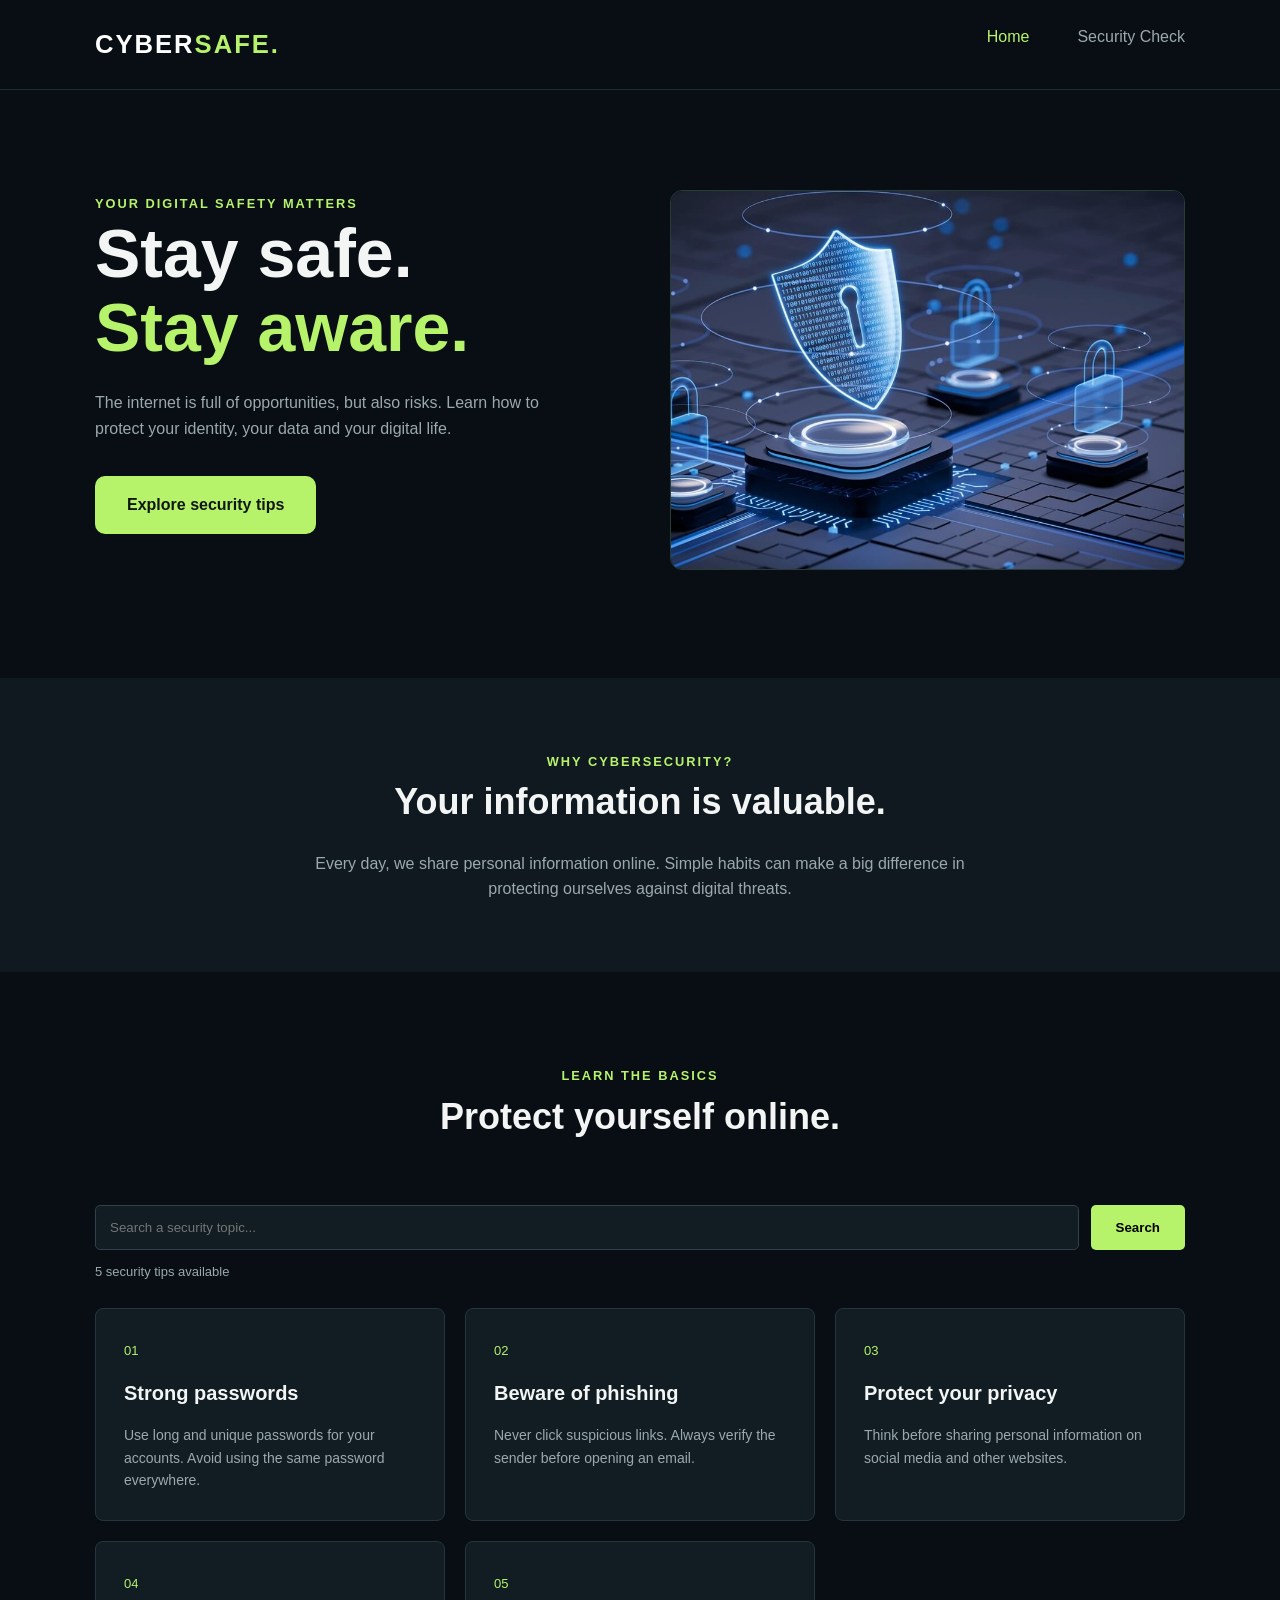
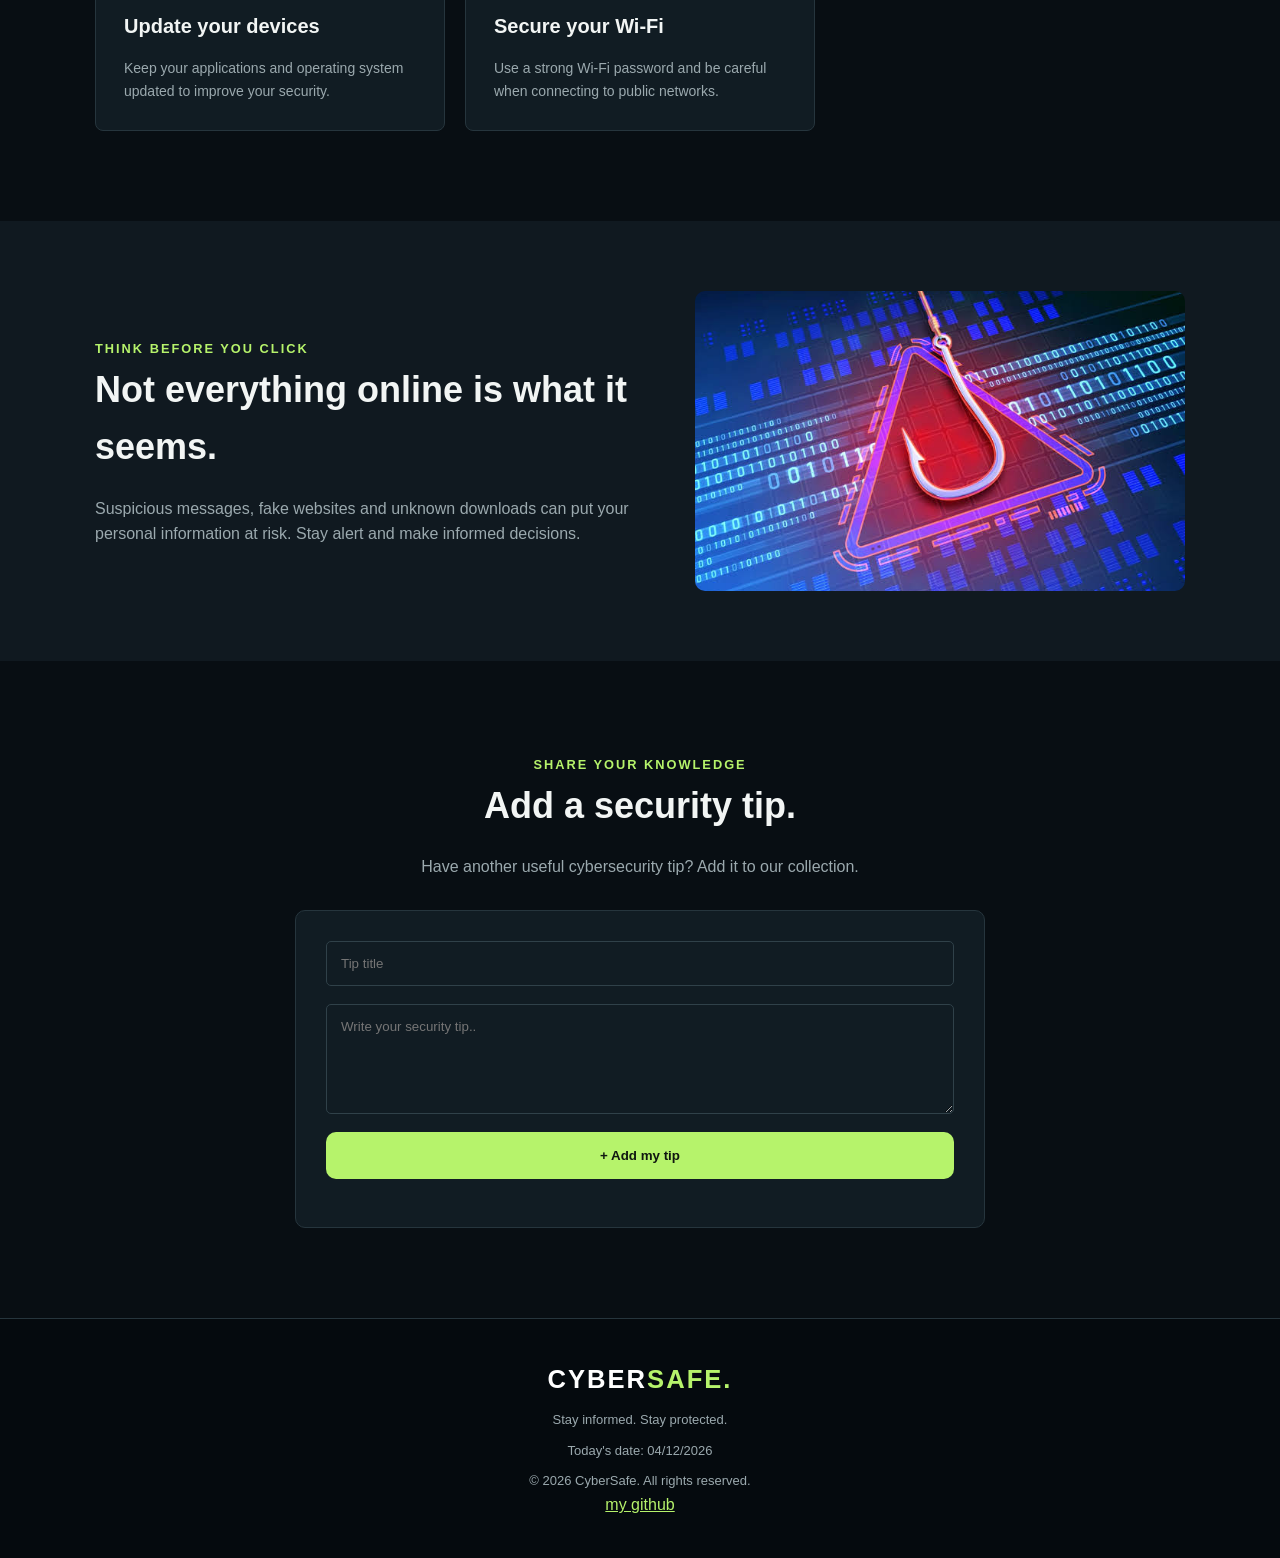
<file: index.html>
<!doctype html>
<html lang="en">
  <head>
    <meta charset="UTF-8" />
    <meta name="viewport" content="width=device-width, initial-scale=1.0" />
    <title>CyberSafe</title>
    <link rel="stylesheet" href="style.css" />
  </head>
  <body>
    <!-- navbar -->
    <header>
      <nav class="navbar">
        <a href="index.html" class="logo">CYBER<span>SAFE.</span></a>
        <div class="nav-links">
          <a href="index.html" class="active">Home</a>
          <a href="formulaire.html"> Security Check</a>
        </div>
      </nav>
    </header>

    <main>
        <!-- hero section -->
    <section class="hero">
      <div class="hero-content">
        <span class="tag">YOUR DIGITAL SAFETY MATTERS</span>
        <h1>
          Stay safe. <br />
          <span>Stay aware.</span>
        </h1>
        <p class="hero-description">
          The internet is full of opportunities, but also risks. Learn how to
          protect your identity, your data and your digital life.
        </p>
        <a href="#tips" class="hero-btn btn">Explore security tips</a>
      </div>
      <div class="hero-image">
        <img src="images/security.jpg" alt="Digital cybersecurity protection" />
      </div>
    </section>

    <!-- introduction section -->
    <section class="introduction">
      <span class="tag">WHY CYBERSECURITY?</span>
      <h2>Your information is <span>valuable.</span></h2>
      <p>
        Every day, we share personal information online. Simple habits can make
        a big difference in protecting ourselves against digital threats.
      </p>
    </section>

    <!-- secrity tips section -->
    <section class="tips-section" id="tips">
      <div class="section-heading">
        <div>
          <span class="tag">LEARN THE BASICS</span>
          <h2>Protect yourself <span>online.</span></h2>
        </div>
      </div>
      <!-- search bar -->
      <div class="search-area">
        <form action="#">
          <input
            type="text"
            id="searchInput"
            placeholder="Search a security topic..."
          />
          <button id="searchButton">Search</button>
        </form>
      </div>
      <p id="searchCount">5 security tips available</p>
      <!-- tips -->
      <div class="tips-grid" id="tipsContainer">
        <article class="tip-card">
          <span class="tip-number">01</span>
          <h3>Strong passwords</h3>
          <p>
            Use long and unique passwords for your accounts. Avoid using the
            same password everywhere.
          </p>
        </article>
        <article class="tip-card">
          <span class="tip-number">02</span>
          <h3>Beware of phishing</h3>
          <p>
            Never click suspicious links. Always verify the sender before
            opening an email.
          </p>
        </article>
        <article class="tip-card">
          <span class="tip-number">03</span>
          <h3>Protect your privacy</h3>
          <p>
            Think before sharing personal information on social media and other
            websites.
          </p>
        </article>
        <article class="tip-card">
          <span class="tip-number">04</span>
          <h3>Update your devices</h3>
          <p>
            Keep your applications and operating system updated to improve your
            security.
          </p>
        </article>
        <article class="tip-card">
          <span class="tip-number">05</span>
          <h3>Secure your Wi-Fi</h3>
          <p>
            Use a strong Wi-Fi password and be careful when connecting to public
            networks.
          </p>
        </article>
      </div>
    </section>

    <!-- image section for cyber sec -->
    <section class="image-section">
      <div class="image-content">
        <span class="tag">THINK BEFORE YOU CLICK</span>
        <h2>Not everything online is <span>what it seems.</span></h2>
        <p>
          Suspicious messages, fake websites and unknown downloads can put your
          personal information at risk. Stay alert and make informed decisions.
        </p>
      </div>
      <img src="images/phishing.jpg" alt="Cybersecurity phishing awareness" />
    </section>

    <!-- add tips section -->
    <!-- delete section really unless for the form purpose it doesn't really stay unless if i add a bit of back check before  -->
    <section class="add-section">
      <span class="tag">SHARE YOUR KNOWLEDGE</span>
      <h2>Add a security <span>tip.</span></h2>
      <p>Have another useful cybersecurity tip? Add it to our collection.</p>
      <div class="add-form">
        <form action="#">
          <input type="text" id="newTitle" placeholder="Tip title" />
          <textarea
            id="newContent"
            placeholder="Write your security tip.."
          ></textarea>
          <button id="addButton" class="btn">+ Add my tip</button>
          <p id="addMessage"></p>
        </form>
      </div>
    </section>
    </main>
    <footer>
    <a href="index.html" class="logo">CYBER<span>SAFE.</span></a>
    <p>Stay informed. Stay protected.</p>
    <!-- just to flex -->
    <p id="currentDate"></p> 
    <div class="footer-bottom">
      <p>&copy; 2026 CyberSafe. All rights reserved.</p>
      <a class="github" href="https://github.com/lena-bel" target="_blank"
        >my github</a
      >
    </div>
  </footer>
  <script src="script.js"></script>
  </body>
  
</html>
</file>
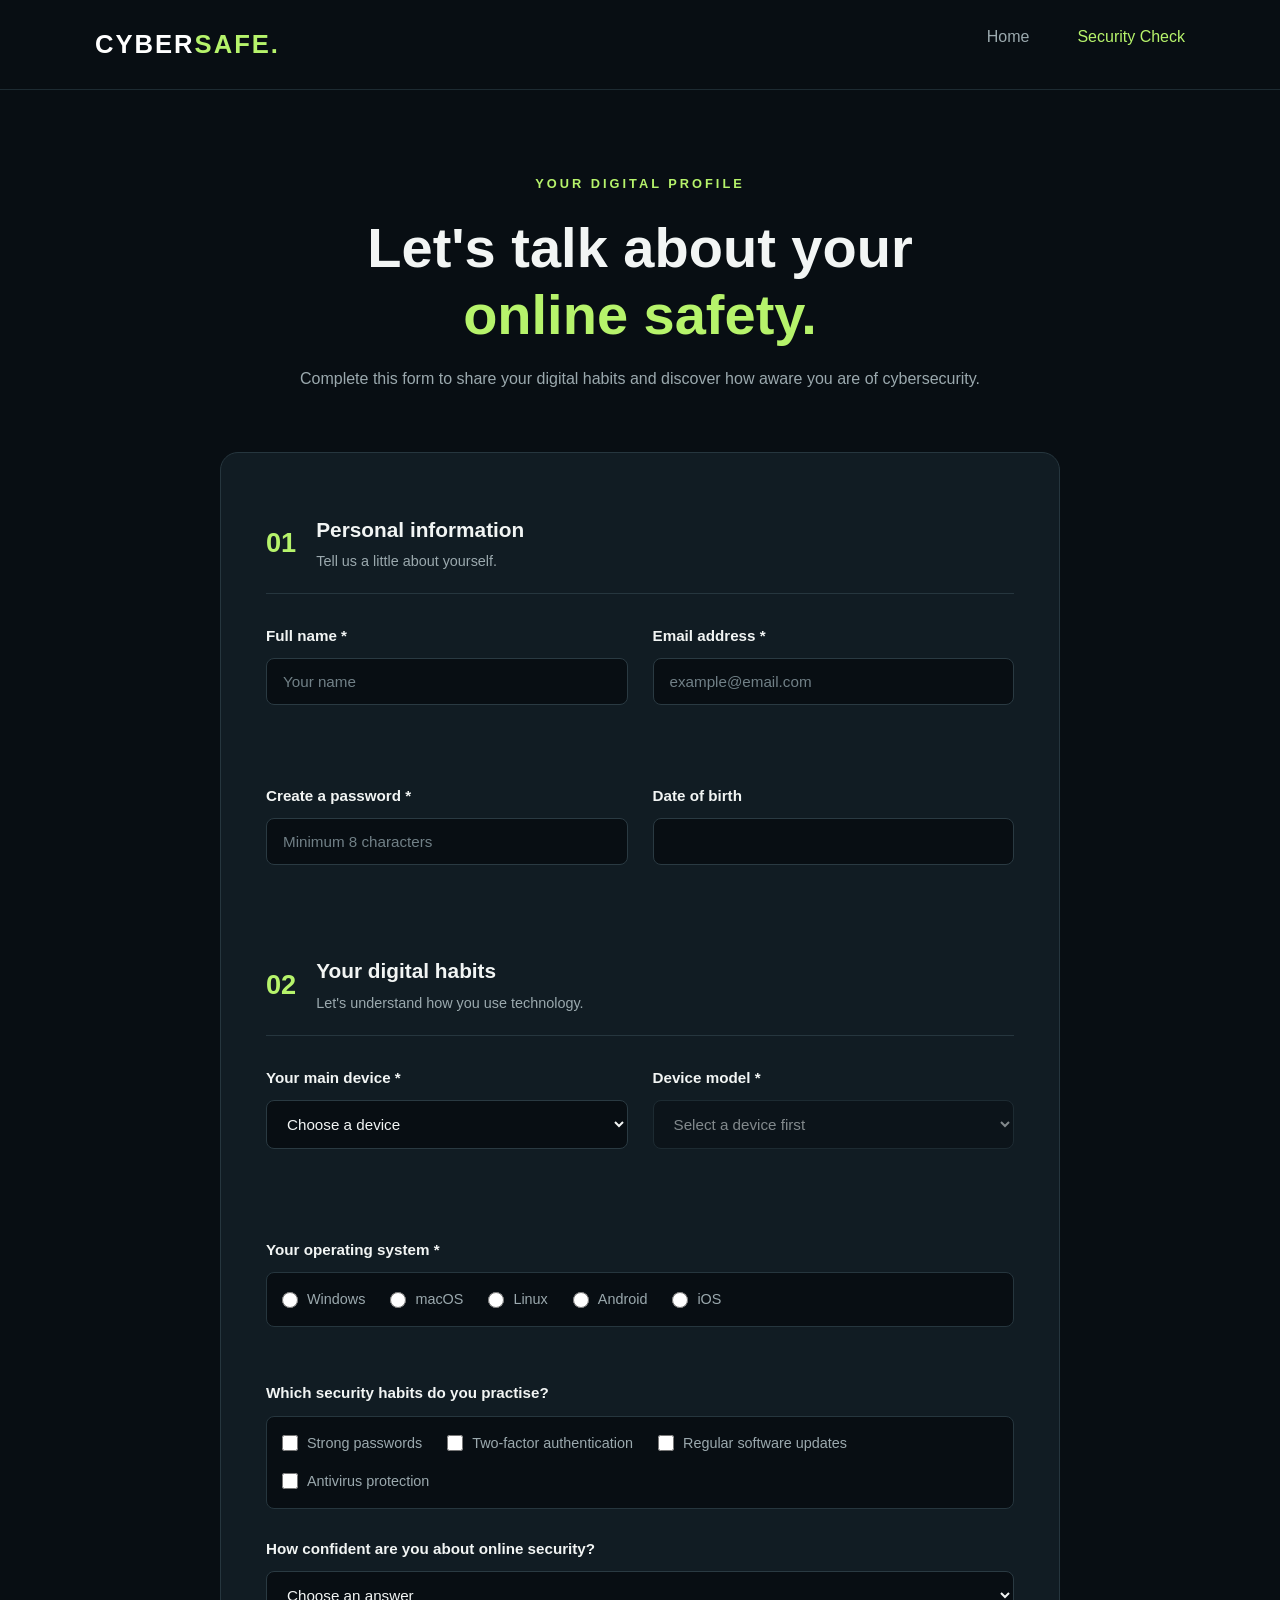
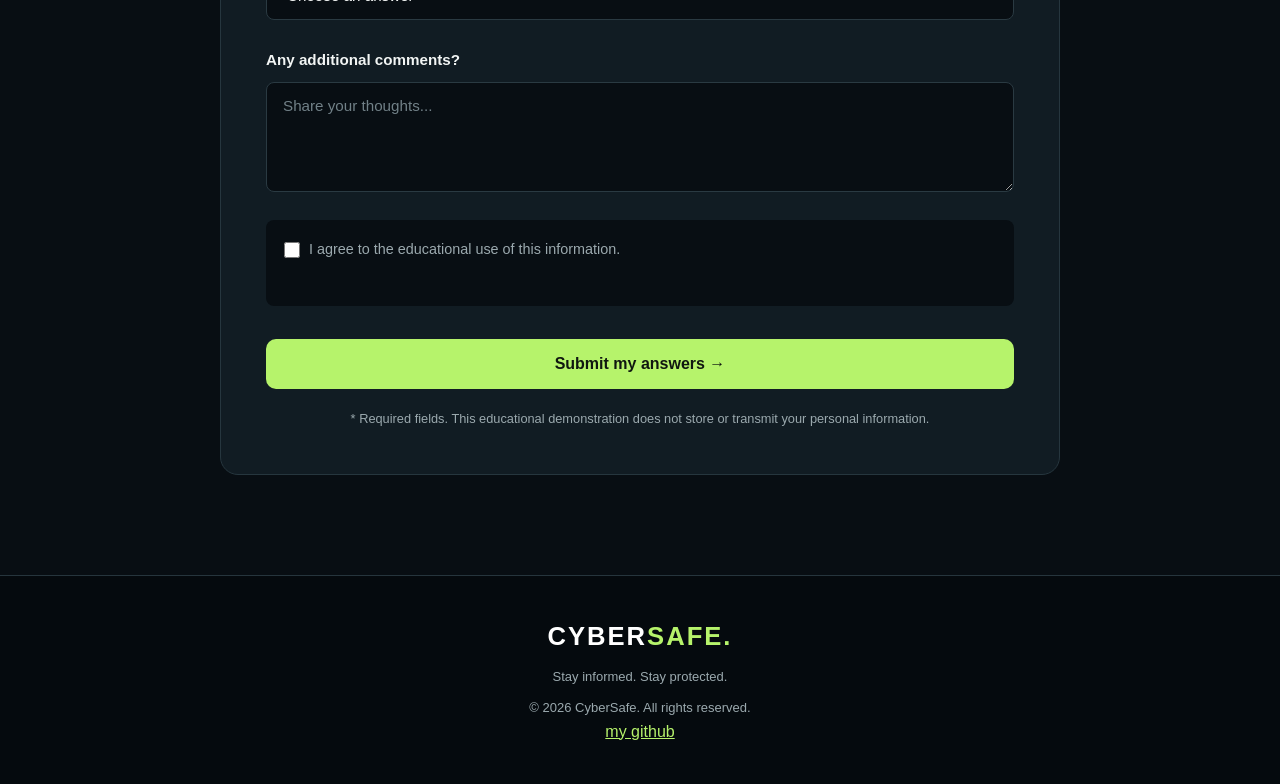
<file: formulaire.html>
<!DOCTYPE html>
<html lang="en">
<head>
    <meta charset="UTF-8">
    <meta name="viewport" content="width=device-width, initial-scale=1.0">
    <title>CyberSafe</title>
    <link rel="stylesheet" href="style.css" />
</head>
<body>
     <!-- navbar -->
    <header>
      <nav class="navbar">
        <a href="index.html" class="logo">CYBER<span>SAFE.</span></a>
        <div class="nav-links">
          <a href="index.html" >Home</a>
          <a href="formulaire.html" class="active"> Security Check</a>
        </div>
      </nav>
    </header>
    <main class="form-page container">
        <div class="section-heading">
            <span class="digital-profile">YOUR DIGITAL PROFILE</span>
            <h1>Let's talk about your <span class="gradient-text">online safety.</span></h1>
            <p>Complete this form to share your digital habits and discover how aware you are of cybersecurity.</p>
        </div>
        <form action="#" id="cyberForm" class="cyber-form">
            <div class="form-section-title">
                <span>01</span>
                <div>
                    <h2>Personal information</h2>
                    <p>Tell us a little about yourself.</p>
                </div>
            </div>
             <div class="form-grid">

                <div class="form-group">
                    <label for="name">Full name *</label>
                    <input type="text" id="name" name="name" placeholder="Your name">
                    <small class="error-message"></small>
                </div>

                <div class="form-group">
                    <label for="email">Email address *</label>
                    <input type="text" id="email" name="email" placeholder="example@email.com">
                    <small class="error-message"></small>
                </div>
                <div class="form-group">
                    <label for="password">Create a password *</label>
                    <input type="password" id="password" name="password" placeholder="Minimum 8 characters">
                    <small class="error-message"></small>
                </div>

                <div class="form-group">
                    <label for="birthdate">Date of birth</label>
                    <input type="text" id="birthdate" name="birthdate">
                    <small class="error-message"></small>
                </div>

            </div>
            <div class="form-section-title">
                <span>02</span>
                <div>
                    <h2>Your digital habits</h2>
                    <p>Let's understand how you use technology.</p>
                </div>
            </div>
            <div class="form-grid">

                <div class="form-group">
                    <label for="device">Your main device *</label>
                    <select id="device" name="device">
                        <option value="">Choose a device</option>
                        <option value="computer">Computer</option>
                        <option value="smartphone">Smartphone</option>
                        <option value="tablet">Tablet</option>
                    </select>
                    <small class="error-message"></small>
                </div>

                <div class="form-group">
                    <label for="deviceType">Device model *</label>
                    <select id="deviceType" name="deviceType" disabled>
                        <option value="">Select a device first</option>
                    </select>
                    <small class="error-message"></small>
                </div>

            </div>
             <div class="form-group">
                <label>Your operating system *</label>

                <div class="radio-group">
                    <label><input type="radio" name="os" value="Windows"> Windows</label>
                    <label><input type="radio" name="os" value="macOS"> macOS</label>
                    <label><input type="radio" name="os" value="Linux"> Linux</label>
                    <label><input type="radio" name="os" value="Android"> Android</label>
                    <label><input type="radio" name="os" value="iOS"> iOS</label>
                </div>

                <small class="error-message" id="osError"></small>
            </div>
            <div class="form-group">
                <label>Which security habits do you practise?</label>

                <div class="checkbox-group">
                    <label><input type="checkbox" name="habits" value="Strong passwords"> Strong passwords</label>
                    <label><input type="checkbox" name="habits" value="Two-factor authentication"> Two-factor authentication</label>
                    <label><input type="checkbox" name="habits" value="Software updates"> Regular software updates</label>
                    <label><input type="checkbox" name="habits" value="Antivirus"> Antivirus protection</label>
                </div>
            </div>
             <div class="form-group">
                <label for="experience">How confident are you about online security?</label>

                <select id="experience" name="experience">
                    <option value="">Choose an answer</option>
                    <option value="Beginner">Beginner</option>
                    <option value="Intermediate">Intermediate</option>
                    <option value="Advanced">Advanced</option>
                </select>
            </div>
            <div class="form-group">
                <label for="message">Any additional comments?</label>
                <textarea id="message" name="message" rows="4" placeholder="Share your thoughts..."></textarea>
            </div>
            <div class="form-group consent-group">
                <label>
                    <input type="checkbox" id="consent">
                    I agree to the educational use of this information.
                </label>

                <small class="error-message" id="consentError"></small>
            </div>
            <button type="submit" class="btn btn-primary submit-button">
                Submit my answers →
            </button>

            <p id="formMessage" class="form-message" role="status"></p>

            <p class="form-note">
                * Required fields. This educational demonstration does not store or transmit your personal information.
            </p>
        </form>
    </main>
    <footer>
    <a href="index.html" class="logo">CYBER<span>SAFE.</span></a>
    <p>Stay informed. Stay protected.</p>
    <!-- just to flex -->
    <p id="currentDate"></p> 
    <div class="footer-bottom">
      <p>&copy; 2026 CyberSafe. All rights reserved.</p>
      <a class="github" href="https://github.com/lena-bel" target="_blank"
        >my github</a
      >
    </div>
  </footer>
   <script src="form-script.js"></script>
</body>
</html>
</file>
<file: style.css>
*{
    margin: 0;
    padding: 0;
    box-sizing: border-box;
}

:root{
    --green: #b6f36b;
    --dark: #080e13;
    --card: #111c23;
    --muted: #9ba9ae;
}
body{
    scroll-behavior: smooth;
    background-color: var(--dark);
    color: #f2f5f4;
    font-family: Arial, sans-serif;
    line-height: 1.6;
}

/* nav bar */
header{
    border-bottom: 1px solid #1d2b32;
}

.navbar{
    max-width: 1150px;
    margin: auto;
    padding: 24px 30px;
    display: flex;
    justify-content: space-between;
}
.logo{
    color: white;
    font-size: 1.6rem;
    font-weight: bold;
    text-decoration: none;
    letter-spacing: 2px;
}
.logo span{
    color: var(--green);
}

.nav-links{
    display: flex;
    gap: 3rem;
}
.nav-links a{
    color: var(--muted);
    text-decoration: none;
    font-size: 1rem;
}

.nav-links a:hover, .nav-links .active{
    color: var(--green);
}

/* hero section */
.hero{
    max-width: 1150px;
    margin: auto;
    padding: 100px 30px;
    display: flex;
    justify-content: space-between;
    gap: 60px;
}

.hero-content{
    flex: 1;
}
.tag{
    color: var(--green);
    font-size: 0.8rem;
    font-weight: bold;
    letter-spacing: 2px;
    margin-bottom: 1.5rem;
}

.hero h1 {
    font-size: 68px;
    line-height: 1.1;
    margin-bottom: 25px;
}

h1 span {
    color: var(--green);
}

.hero-description {
    color: var(--muted);
    max-width: 480px;
    margin-bottom: 35px;
}
.btn {
    display: inline-block;
    background: var(--green);
    color: #101710;
    border: none;
    padding: 1rem 2rem;
    border-radius: 10px;
    font-weight: bold;
    text-decoration: none;
    cursor: pointer;
    transition: 0.3s;
}

.btn:hover {
    background: white;
    transform: translateY(-3px);
}

.hero-image {
    flex: 1;
}

.hero-image img {
    width: 100%;
    height: 380px;
    object-fit: cover;
    border-radius: 12px;
    border: 1px solid #263c37;
}

/* introduction section */
.introduction{
    text-align: center;
    padding: 70px 30px;
    background: #101920;
}
.introduction h2,
.section-heading h2,
.add-section h2,
.image-content h2 {
    font-size: 36px;
    margin-bottom: 20px;
}

.introduction p:last-child {
    max-width: 650px;
    margin: auto;
    color: var(--muted);
}

/* secrutity tips section */
.tips-section {
    max-width: 1150px;
    margin: auto;
    padding: 90px 30px;
}

.search-area form {
    display: flex;
    gap: 12px;
    margin: 30px 0 12px;
}

.search-area form input {
    flex: 1;
}

input,
textarea,
select {
    width: 100%;
    padding: 14px;
    background: #111c23;
    color: white;
    border: 1px solid #304149;
    border-radius: 5px;
    font-family: inherit;
}

input:focus,
textarea:focus,
select:focus {
    outline: 1px solid var(--green);
}

.search-area button {
    background: var(--green);
    border: none;
    padding: 0 25px;
    border-radius: 5px;
    font-weight: bold;
    cursor: pointer;
}

#searchCount {
    color: var(--muted);
    font-size: 13px;
    margin-bottom: 25px;
}

.tips-grid {
    display: grid;
    grid-template-columns: repeat(3, 1fr);
    gap: 20px;
}
.tip-card {
    background: var(--card);
    border: 1px solid #26353d;
    border-radius: 8px;
    padding: 28px;
    transition: 0.3s;
}

.tip-card:hover {
    border-color: var(--green);
    transform: translateY(-5px);
}

.tip-number {
    color: var(--green);
    font-size: 13px;
}
.tip-card h3 {
    margin: 15px 0;
    font-size: 20px;
}

.tip-card p {
    color: var(--muted);
    font-size: 14px;
}

/* image section */
.image-section {
    background: #101920;
    padding: 70px max(calc((100% - 1090px) / 2), 30px);
    display: flex;
    align-items: center;
    gap: 50px;
}

.image-content {
    flex: 1;
}

.image-content p:last-child {
    color: var(--muted);
}

.image-section img {
    width: 45%;
    height: 300px;
    object-fit: cover;
    border-radius: 10px;
}

/* adding tips section */
.add-section {
    max-width: 750px;
    margin: auto;
    padding: 90px 30px;
    text-align: center;
}

.add-section > p:not(.tag) {
    color: var(--muted);
    margin-bottom: 30px;
}
.add-form  form{
    display: flex;
    flex-direction: column;
    gap: 18px;
    text-align: left;
    background: var(--card);
    padding: 30px;
    border-radius: 10px;
    border: 1px solid #26353d;
}

textarea {
    min-height: 110px;
    resize: vertical;
}

.format-options {
    display: grid;
    grid-template-columns: repeat(3, 1fr);
    gap: 15px;
}

.format-options label {
    display: block;
    margin-bottom: 8px;
    font-size: 13px;
    color: var(--muted);
}

.format-options input,
.format-options select {
    height: 45px;
    padding: 5px;
}

#addMessage {
    color: var(--green);
    font-size: 13px;
}

/* FOOTER */

footer {
    background: #050a0e;
    border-top: 1px solid #26353d;
    text-align: center;
    padding: 40px 20px;
}

footer p {
    color: var(--muted);
    font-size: 13px;
    margin-top: 10px;
}

.copyright {
    margin-top: 25px;
}
.footer-bottom a{
color: var(--green);
}


/* form */
.form-page {
    max-width: 900px;
    padding-top: 80px;
    padding-bottom: 100px;
    margin: 0 auto;
    padding: 80px 30px 100px;
}
.section-heading {
    text-align: center;
    max-width: 700px;
    margin: 0 auto 60px;
}
.digital-profile {
    color: var(--green);
    font-size: 0.8rem;
    font-weight: bold;
    letter-spacing: 3px;
}
.section-heading h1 {
    font-size: clamp(2rem, 5vw, 3.5rem);
    line-height: 1.2;
    margin: 18px 0;
}

.gradient-text {
    color: var(--green);
}
.section-heading p {
    color: var(--muted, #9ba9ae);
    font-size: 1rem;
}
.cyber-form {
    background: var(--card, #111c23);
    border: 1px solid #26363e;
    border-radius: 18px;
    padding: 45px;
}
.form-section-title {
    display: flex;
    align-items: center;
    gap: 20px;
    margin: 15px 0 30px;
    padding-bottom: 20px;
    border-bottom: 1px solid #26363e;
}

.form-section-title > span {
    color: var(--green);
    font-size: 1.7rem;
    font-weight: bold;
}
.form-section-title h2 {
    font-size: 1.3rem;
    margin-bottom: 4px;
}

.form-section-title p {
    color: var(--muted, #9ba9ae);
    font-size: 0.9rem;
}
.form-grid {
    display: grid;
    grid-template-columns: 1fr 1fr;
    gap: 25px;
    margin-bottom: 35px;
}
.form-group {
    display: flex;
    flex-direction: column;
    gap: 10px;
    margin-bottom: 28px;
}

.form-group > label {
    font-size: 0.95rem;
    font-weight: bold;
}
.form-group input:not([type="radio"]):not([type="checkbox"]),
.form-group select,
.form-group textarea {
    width: 100%;
    padding: 14px 16px;
    background: #080e13;
    color: #f2f5f4;
    border: 1px solid #2a3a42;
    border-radius: 8px;
    font-family: inherit;
    font-size: 0.95rem;
    outline: none;
    transition: border-color 0.2s;
}
.form-group input:focus,
.form-group select:focus,
.form-group textarea:focus {
    border-color: var(--green);
}

.form-group input::placeholder,
.form-group textarea::placeholder {
    color: #718087;
}

.form-group select:disabled {
    opacity: 0.5;
    cursor: not-allowed;
}

.form-group textarea {
    resize: vertical;
}
.radio-group,
.checkbox-group {
    display: flex;
    flex-wrap: wrap;
    gap: 15px 25px;
    padding: 15px;
    background: #080e13;
    border: 1px solid #26363e;
    border-radius: 8px;
}

.radio-group label,
.checkbox-group label,
.consent-group label {
    display: flex;
    align-items: center;
    gap: 9px;
    color: var(--muted);
    font-size: 0.9rem;
    font-weight: normal;
    cursor: pointer;
}

input[type="radio"],
input[type="checkbox"] {
    accent-color: var(--green);
    width: 16px;
    height: 16px;
    cursor: pointer;
}
.consent-group {
    padding: 18px;
    background: #080e13;
    border-radius: 8px;
}
.error-message {
    color: #ff7777;
    font-size: 0.8rem;
    min-height: 16px;
}

.input-error {
    border-color: #ff7777 !important;
}
.submit-button {
    width: 100%;
    border: none;
    cursor: pointer;
    font-size: 1rem;
    padding: 16px;
    margin-top: 5px;
}

.form-message {
    text-align: center;
    margin-top: 20px;
    font-weight: bold;
}
.form-message.success {
    color: var(--green);
}

.form-message.error {
    color: #ff7777;
}

.form-note {
    text-align: center;
    color: var(--muted);
    font-size: 0.8rem;
    margin-top: 20px;
}



/* responsive smartphones and tablettes */
@media (max-width: 768px) {

    .hero {
        flex-direction: column;
        padding: 65px 25px;
    }

    .hero h1 {
        font-size: 48px;
    }

    .hero-image img {
        height: 260px;
    }

    .tips-grid {
        grid-template-columns: repeat(2, 1fr);
    }

    .image-section {
        flex-direction: column;
        padding: 60px 25px;
    }

    .image-section img {
        width: 100%;
    }
    /* form */
     .form-page {
        padding-top: 50px;
        padding-bottom: 60px;
    }

    .cyber-form {
        padding: 25px 20px;
    }

    .form-grid {
        grid-template-columns: 1fr;
        gap: 0;
    }

    .section-heading {
        margin-bottom: 40px;
    }

    .radio-group,
    .checkbox-group {
        flex-direction: column;
    }

}

/* responsive for small smartphones */
@media (max-width: 500px) {

    .navbar {
        flex-direction: column;
        gap: 20px;
    }

    .tips-grid {
        grid-template-columns: 1fr;
    }

    .format-options {
        grid-template-columns: 1fr;
    }

    .search-area {
        flex-direction: column;
    }

    .search-area button {
        padding: 14px;
    }
     .form-section-title {
        gap: 12px;
    }

    .form-section-title h2 {
        font-size: 1.1rem;
    }

    .section-heading h1 {
        font-size: 2rem;
    }

}
</file>
